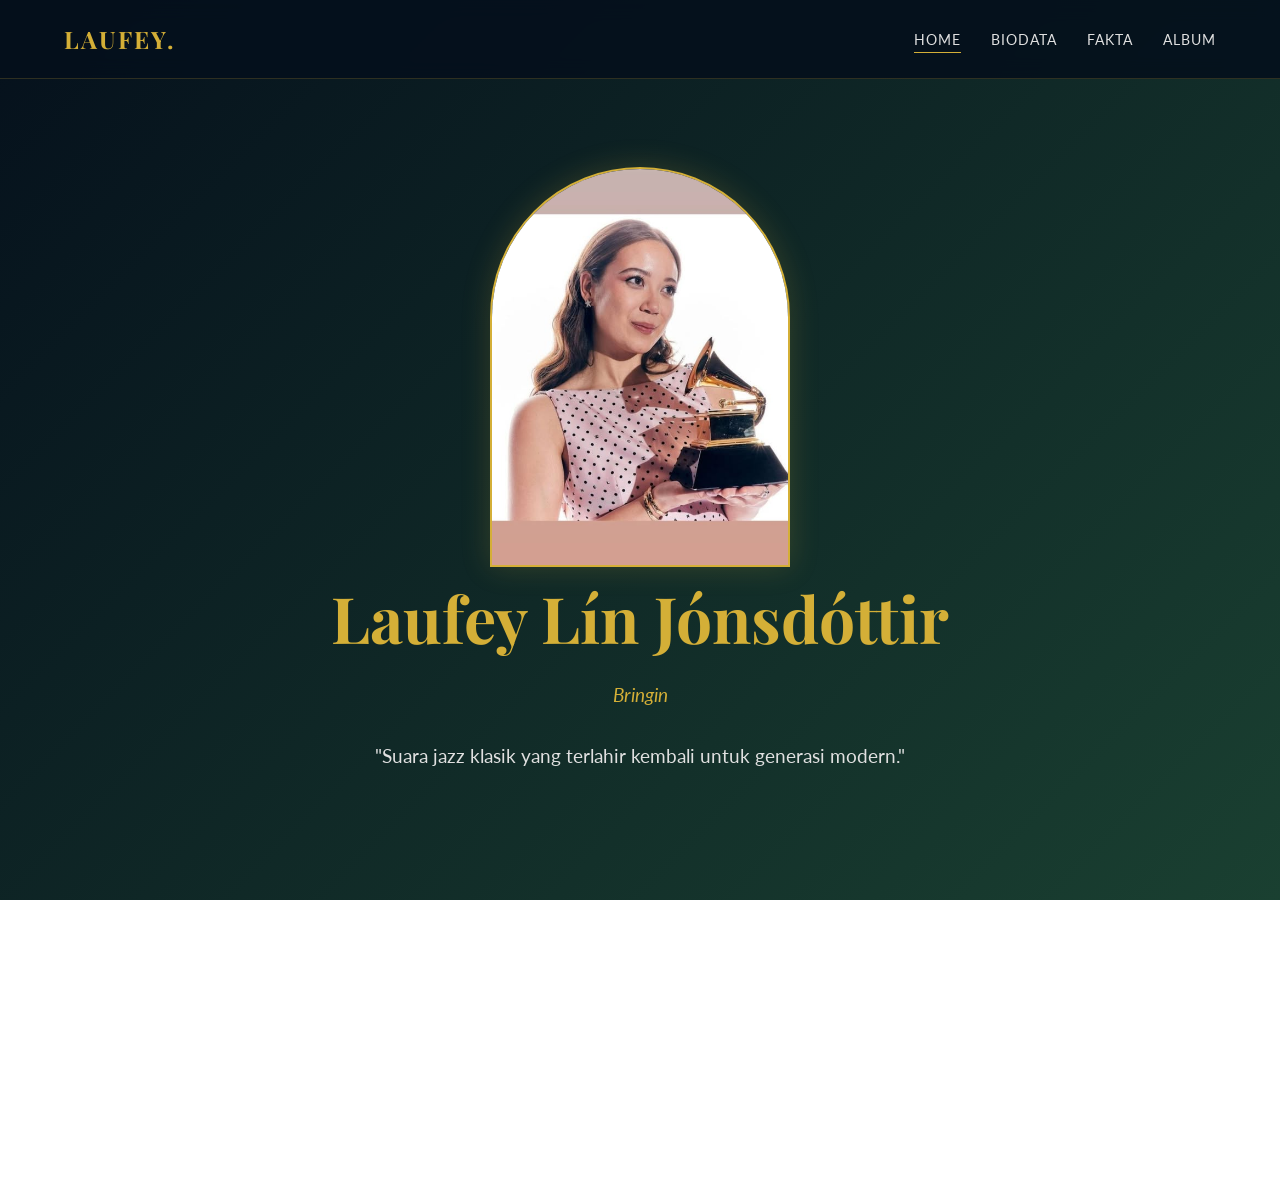
<file: index.html>
<!DOCTYPE html>
<html lang="id">
<head>
    <meta charset="UTF-8">
    <meta name="viewport" content="width=device-width, initial-scale=1.0">
    <title>Laufey | The Modern Jazz</title>
    <link rel="stylesheet" href="style.css">
</head>
<body>

    <nav>
        <div class="logo">LAUFEY.</div>
        <ul>
            <li><a href="index.html" class="active">Home</a></li>
            <li><a href="profile.html">Biodata</a></li>
            <li><a href="facts.html">Fakta</a></li>
            <li><a href="album.html">Album</a></li>
        </ul>
    </nav>

    <section class="hero">
        <div class="main-img-container">
            <img src="images/laufey1.jpg" alt="Laufey Aesthetic">
        </div>
        <h1>Laufey Lín Jónsdóttir</h1>
        <p id="typing-text" style="color: var(--text-gold); font-style: italic; min-height: 24px;"></p>
        <p class="reveal">"Suara jazz klasik yang terlahir kembali untuk generasi modern."</p>
    </section>

    <div class="container reveal">
        <h2 style="text-align: center; margin-bottom: 30px;">Sekilas Tentang</h2>
        <p style="text-align: center; max-width: 700px; margin: 0 auto;">
            Laufey (diucapkan 'Lay-vay') adalah musisi Islandia-Cina yang membawa angin segar dengan memadukan jazz pop dan bedroom pop. 
            Dengan suara vintage yang dalam dan lirik yang bercerita tentang cinta modern, ia berhasil merebut hati jutaan pendengar di seluruh dunia.
        </p>
    </div>

    <script src="script.js"></script>
</body>
</html>
</file>
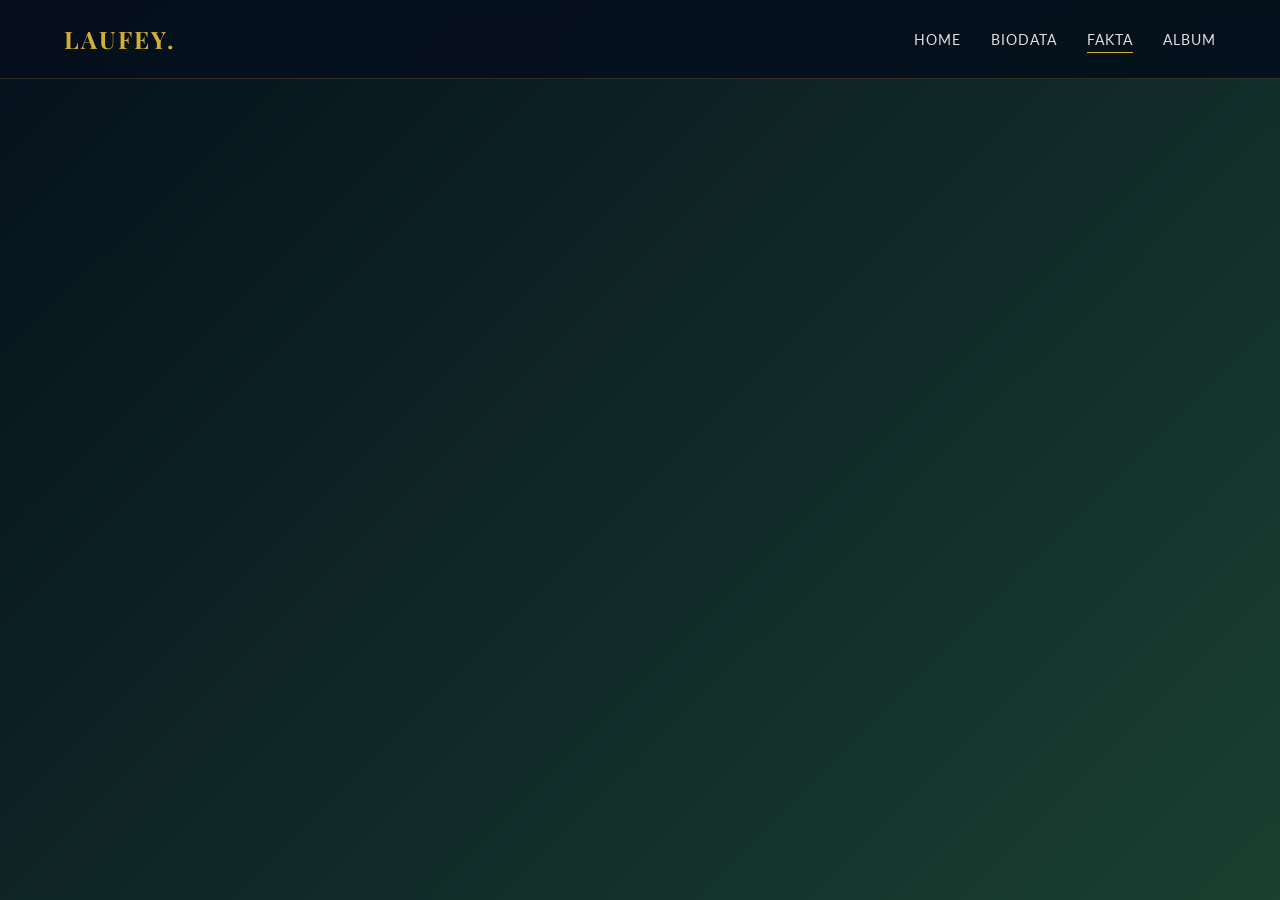
<file: facts.html>
<!DOCTYPE html>
<html lang="id">
<head>
    <meta charset="UTF-8">
    <title>Facts | Laufey</title>
    <link rel="stylesheet" href="style.css">
</head>
<body>
    <nav>
        <div class="logo">LAUFEY.</div>
        <ul>
            <li><a href="index.html">Home</a></li>
            <li><a href="profile.html">Biodata</a></li>
            <li><a href="facts.html" class="active">Fakta</a></li>
            <li><a href="album.html">Album</a></li>
        </ul>
    </nav>

    <div class="container">
        <h2 class="reveal" style="text-align: center;">Fakta Menarik</h2>
        
        <div class="reveal" style="display: grid; grid-template-columns: 1fr 1fr; gap: 30px; margin-top: 40px;">
            <div style="background: var(--glass); padding: 30px; border-radius: 15px; border-left: 4px solid var(--text-gold);">
                <h3>Inspirasi</h3>
                <p>Laufey sangat terinspirasi oleh legenda jazz seperti Ella Fitzgerald, Billie Holiday, dan Chet Baker. Namun, ia menulis lirik yang relevan dengan Gen Z.</p>
            </div>
            <div style="background: var(--glass); padding: 30px; border-radius: 15px; border-left: 4px solid var(--accent-green);">
                <h3>Fans</h3>
                <p>Penggemar Laufey disebut "Laufers" atau "Laufey Fans". Lagunya sering dipakai untuk konten galau dan video estetik di media sosial.</p>
            </div>
            <div style="background: var(--glass); padding: 30px; border-radius: 15px; border-left: 4px solid var(--primary-blue);">
                <h3>Tema Lagu</h3>
                <p>Kebanyakan lagunya bercerita tentang cinta sepihak (unrequited love), hubungan yang tidak pasti, dan kedewasaan emosional.</p>
            </div>
            <div style="background: var(--glass); padding: 30px; border-radius: 15px; border-left: 4px solid #fff;">
                <h3>Multi-Instrumentalist</h3>
                <p>Bukan hanya penyanyi, ia mahir bermain Cello (sejak kecil), Piano, dan Gitar.</p>
            </div>
        </div>
    </div>
    <script src="script.js"></script>
</body>
</html>
</file>
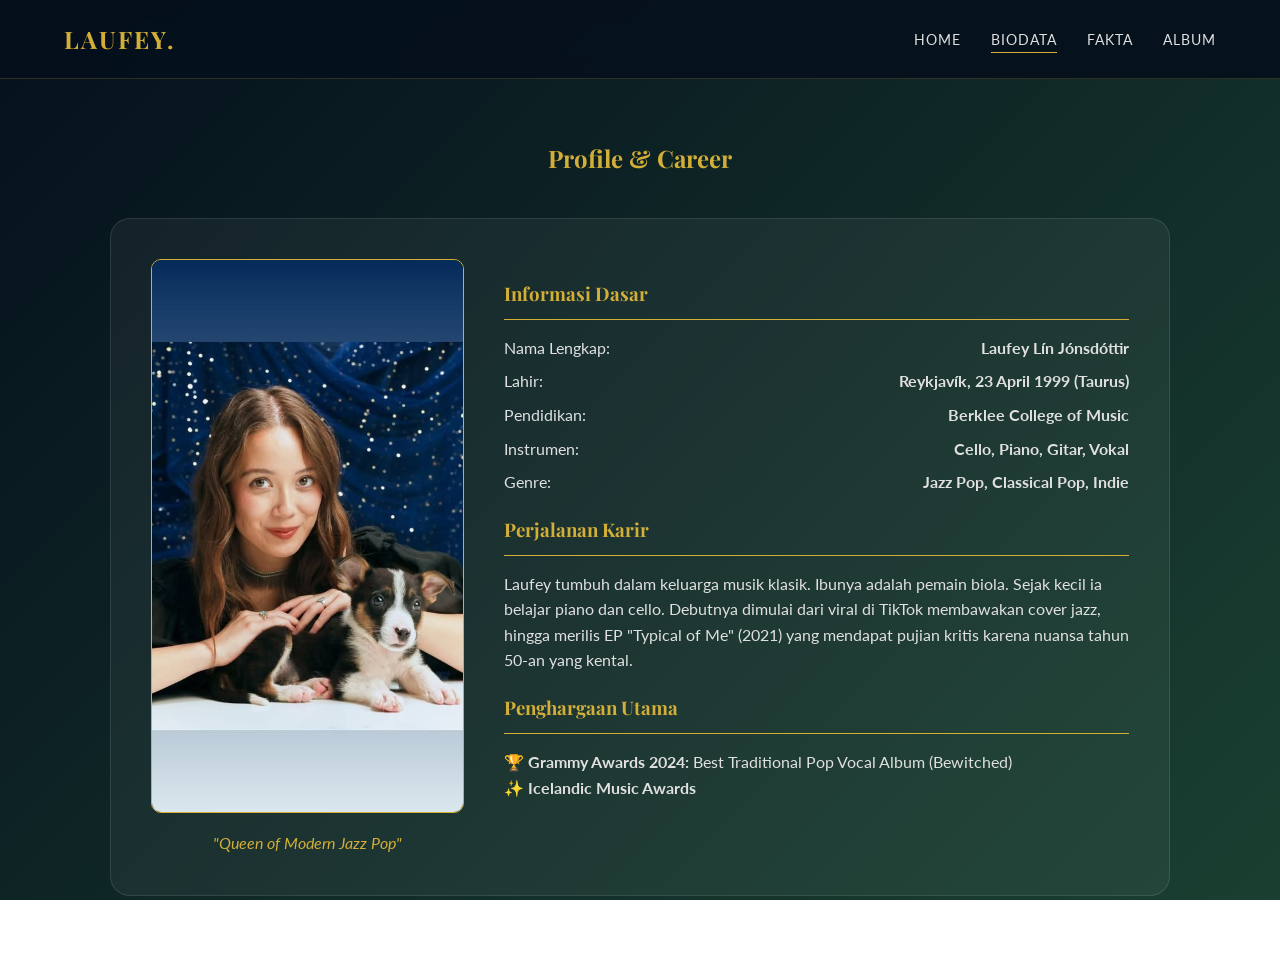
<file: profile.html>
<!DOCTYPE html>
<html lang="id">
<head>
    <meta charset="UTF-8">
    <title>Biodata | Laufey</title>
    <link rel="stylesheet" href="style.css">
</head>
<body>
    <nav>
        <div class="logo">LAUFEY.</div>
        <ul>
            <li><a href="index.html">Home</a></li>
            <li><a href="profile.html" class="active">Biodata</a></li>
            <li><a href="facts.html">Fakta</a></li>
            <li><a href="album.html">Album</a></li>
        </ul>
    </nav>

    <div class="container">
        <h2 class="reveal" style="text-align: center; margin-bottom: 40px;">Profile & Career</h2>
        
        <div class="profile-grid reveal">
            <div>
                <img src="images/laufey2.jpg" alt="Laufey Profile" class="profile-img">
                <p style="margin-top:10px; text-align: center; font-style: italic; color: var(--text-gold);">"Queen of Modern Jazz Pop"</p>
            </div>
            
            <div class="info-box">
                <h3>Informasi Dasar</h3>
                <ul class="info-list">
                    <li><span>Nama Lengkap:</span> <strong>Laufey Lín Jónsdóttir</strong></li>
                    <li><span>Lahir:</span> <strong>Reykjavík, 23 April 1999 (Taurus)</strong></li>
                    <li><span>Pendidikan:</span> <strong>Berklee College of Music</strong></li>
                    <li><span>Instrumen:</span> <strong>Cello, Piano, Gitar, Vokal</strong></li>
                    <li><span>Genre:</span> <strong>Jazz Pop, Classical Pop, Indie</strong></li>
                </ul>

                <h3>Perjalanan Karir</h3>
                <p>
                    Laufey tumbuh dalam keluarga musik klasik. Ibunya adalah pemain biola. Sejak kecil ia belajar piano dan cello. 
                    Debutnya dimulai dari viral di TikTok membawakan cover jazz, hingga merilis EP "Typical of Me" (2021) 
                    yang mendapat pujian kritis karena nuansa tahun 50-an yang kental.
                </p>

                <h3>Penghargaan Utama</h3>
                <ul style="margin-top: 10px; list-style: none;">
                    <li>🏆 <strong>Grammy Awards 2024:</strong> Best Traditional Pop Vocal Album (Bewitched)</li>
                    <li>✨ <strong>Icelandic Music Awards</strong></li>
                </ul>
            </div>
        </div>
    </div>
    <script src="script.js"></script>
</body>
</html>
</file>
<file: style.css>
/* style.css */
@import url('https://fonts.googleapis.com/css2?family=Playfair+Display:ital,wght@0,400;0,700;1,400&family=Lato:wght@300;400&display=swap');

:root {
    --bg-dark: #05101c; /* Biru Tua Sangat Gelap */
    --primary-blue: #0f2b46; /* Biru Laut Malam */
    --accent-green: #1a4031; /* Hijau Hutan Gelap */
    --text-gold: #d4af37; /* Emas Klasik */
    --text-cream: #e0e0e0; /* Putih Tulang */
    --glass: rgba(255, 255, 255, 0.05);
}

* {
    margin: 0;
    padding: 0;
    box-sizing: border-box;
    scroll-behavior: smooth;
}

body {
    background: linear-gradient(135deg, var(--bg-dark), var(--accent-green));
    background-attachment: fixed; /* Efek Parallax background */
    color: var(--text-cream);
    font-family: 'Lato', sans-serif;
    line-height: 1.6;
    overflow-x: hidden;
}

h1, h2, h3, .logo {
    font-family: 'Playfair Display', serif;
    color: var(--text-gold);
}

/* --- Navigasi --- */
nav {
    display: flex;
    justify-content: space-between;
    align-items: center;
    padding: 20px 5%;
    background: rgba(5, 16, 28, 0.9);
    backdrop-filter: blur(10px);
    position: sticky;
    top: 0;
    z-index: 1000;
    border-bottom: 1px solid rgba(212, 175, 55, 0.2);
}

.logo {
    font-size: 1.5rem;
    font-weight: bold;
    letter-spacing: 2px;
}

nav ul {
    display: flex;
    list-style: none;
    gap: 30px;
}

nav a {
    text-decoration: none;
    color: var(--text-cream);
    font-size: 0.9rem;
    text-transform: uppercase;
    letter-spacing: 1px;
    transition: 0.3s;
    position: relative;
}

nav a::after {
    content: '';
    position: absolute;
    width: 0;
    height: 1px;
    bottom: -5px;
    left: 0;
    background-color: var(--text-gold);
    transition: 0.3s;
}

nav a:hover::after, nav a.active::after {
    width: 100%;
}

/* --- Layout Umum --- */
.container {
    max-width: 1100px;
    margin: 0 auto;
    padding: 60px 20px;
}

.hero {
    height: 90vh;
    display: flex;
    align-items: center;
    justify-content: center;
    text-align: center;
    flex-direction: column;
    position: relative;
}

.hero h1 {
    font-size: 4rem;
    margin-bottom: 10px;
    opacity: 0; /* Untuk animasi JS */
    transform: translateY(30px);
    animation: fadeUp 1s forwards 0.5s;
}

.hero p {
    font-size: 1.2rem;
    max-width: 600px;
    margin-bottom: 30px;
    opacity: 0;
    animation: fadeUp 1s forwards 0.8s;
}

.main-img-container {
    width: 300px;
    height: 400px;
    overflow: hidden;
    border-radius: 150px 150px 0 0; /* Bentuk Arch / Jendela */
    border: 2px solid var(--text-gold);
    box-shadow: 0 0 30px rgba(212, 175, 55, 0.2);
    opacity: 0;
    animation: fadeUp 1s forwards 1s;
}

.main-img-container img {
    width: 100%;
    height: 100%;
    object-fit: cover;
    transition: transform 0.5s;
}

.main-img-container:hover img {
    transform: scale(1.1);
}

/* --- Profile Page --- */
.profile-grid {
    display: grid;
    grid-template-columns: 1fr 2fr;
    gap: 40px;
    background: var(--glass);
    padding: 40px;
    border-radius: 20px;
    border: 1px solid rgba(255,255,255,0.1);
    align-items: start;
}

.profile-img {
    width: 100%;
    border-radius: 10px;
    border: 1px solid var(--text-gold);
}

.info-box h3 {
    border-bottom: 1px solid var(--text-gold);
    padding-bottom: 10px;
    margin-bottom: 15px;
    margin-top: 20px;
}

.info-list li {
    list-style: none;
    margin-bottom: 8px;
    display: flex;
    justify-content: space-between;
}

/* --- Album Page --- */
.album-card {
    background: rgba(15, 43, 70, 0.6);
    padding: 20px;
    border-radius: 15px;
    text-align: center;
    transition: 0.3s;
    border: 1px solid transparent;
}

.album-card:hover {
    transform: translateY(-10px);
    border-color: var(--text-gold);
    background: rgba(26, 64, 49, 0.8);
}

.album-card img {
    width: 100%;
    border-radius: 5px;
    margin-bottom: 15px;
    box-shadow: 0 5px 15px rgba(0,0,0,0.3);
}

.music-player-bar {
    position: fixed;
    bottom: 20px;
    left: 50%;
    transform: translateX(-50%);
    background: rgba(5, 16, 28, 0.95);
    padding: 15px 30px;
    border-radius: 50px;
    border: 1px solid var(--text-gold);
    display: flex;
    align-items: center;
    gap: 20px;
    box-shadow: 0 10px 30px rgba(0,0,0,0.5);
    z-index: 2000;
    width: 90%;
    max-width: 500px;
}

audio {
    width: 100%;
    height: 30px;
}

/* --- Animasi --- */
@keyframes fadeUp {
    to {
        opacity: 1;
        transform: translateY(0);
    }
}

.reveal {
    opacity: 0;
    transform: translateY(30px);
    transition: all 1s ease;
}

.reveal.active {
    opacity: 1;
    transform: translateY(0);
}

/* Responsif */
@media (max-width: 768px) {
    .profile-grid { grid-template-columns: 1fr; }
    .hero h1 { font-size: 2.5rem; }
    nav ul { gap: 15px; font-size: 0.8rem; }
}
</file>
